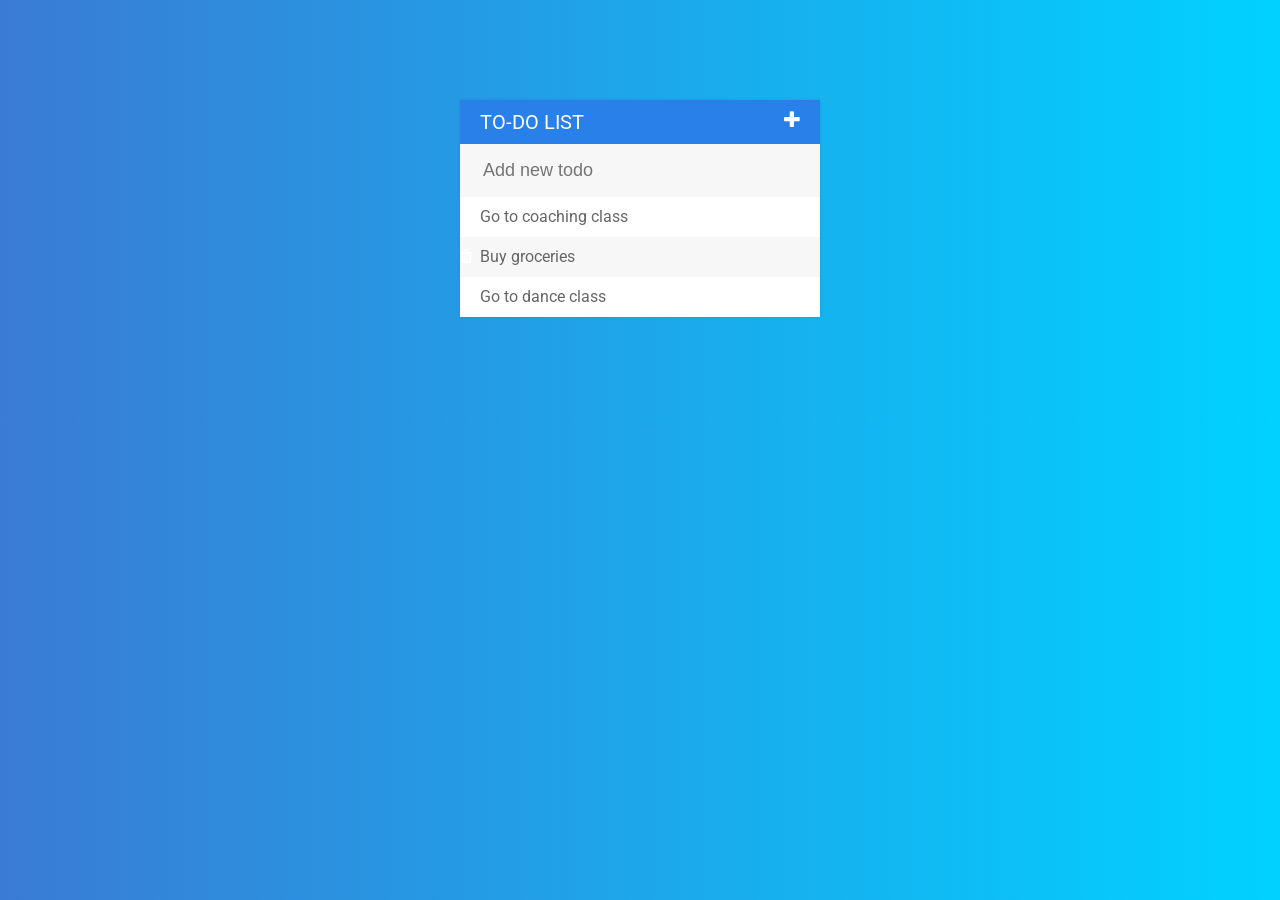
<file: todo_project/index.html>
<!DOCTYPE html>
<html>
<head>
	<title></title>
	<script type="text/javascript" src="assets/js/lib/jquery-3.3.1.min.js"></script>
	<link rel="stylesheet" type="text/css" href="assets/css/todos.css">
	<link href="https://fonts.googleapis.com/css?family=Roboto:400,500,700" rel="stylesheet">
	<link rel="stylesheet" type="text/css" href="https://cdnjs.cloudflare.com/ajax/libs/font-awesome/4.7.0/css/font-awesome.css">
</head>
<body>
	<div id="container">
		<h1>TO-DO LIST <i class="fa fa-plus"></i></h1>
		<input type="text" placeholder="Add new todo">
		<ul>
			<li><span><i class="fa fa-trash"></i> </span>Go to coaching class</li>
			<li><span><i class="fa fa-trash"></i> </span>Buy groceries</li>
			<li><span><i class="fa fa-trash"></i> </span>Go to dance class</li>
		</ul>
		
	</div>
<script type="text/javascript" src="assets/js/todos.js"></script>
</body>
</html>
</file>
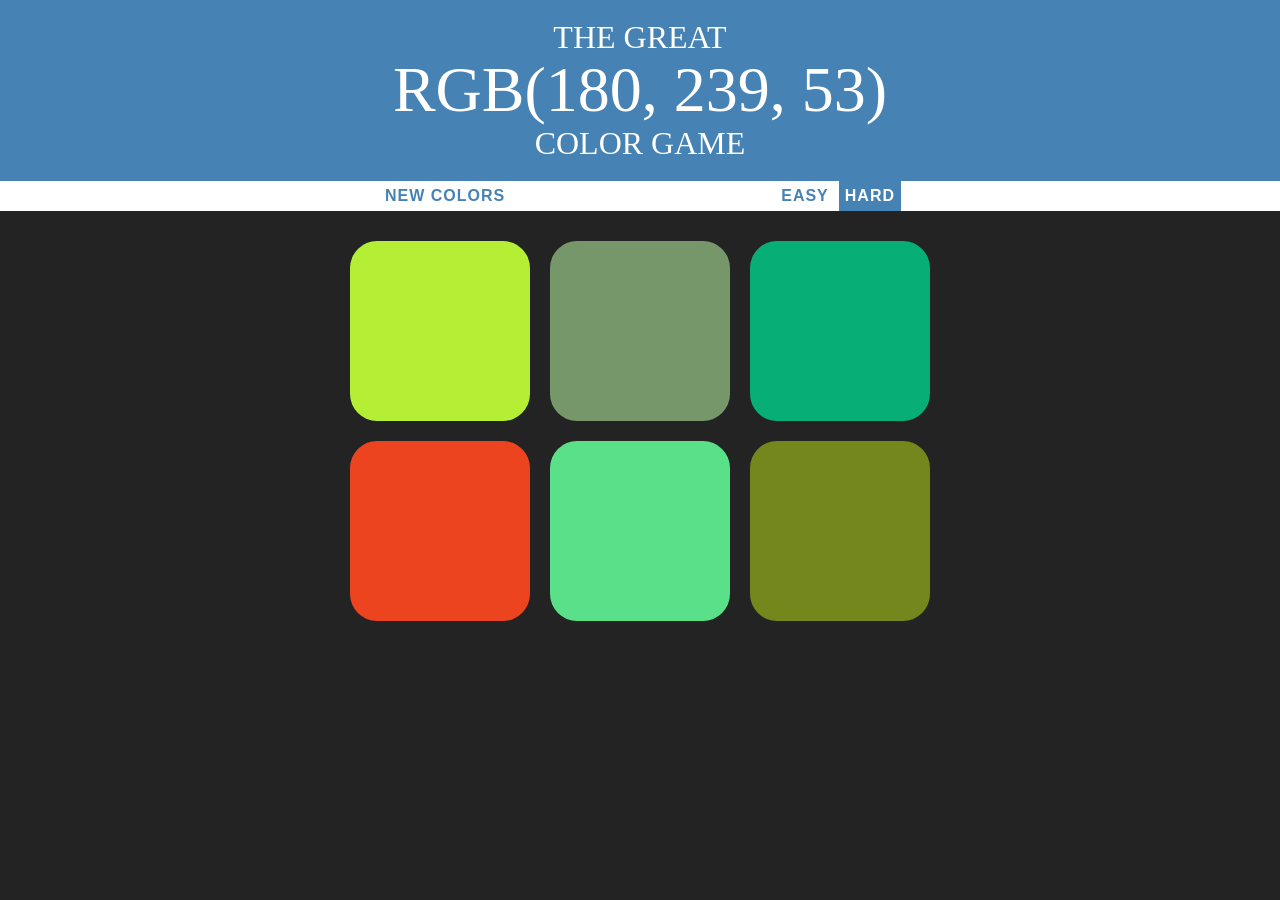
<file: colorGame/color_game.html>
<!DOCTYPE html>
<html>
<head>
	<title>Color Game</title>
	<link rel="stylesheet" type="text/css" href="color_game.css">
</head>
<body>
	<h1>The Great 
		<br>
		<span id="colorDisplay">RGB</span>
		<br>
		Color Game
	</h1>
	<div class="stripe">
		<button id="reset">New Colors</button>
		<span id="message"></span>
		<button class="mode">Easy</button>
		<button class="mode selected">Hard</button>
	</div>
	<div class="container">
		<div class="square"></div>
		<div class="square"></div>
		<div class="square"></div>
		<div class="square"></div>
		<div class="square"></div>
		<div class="square"></div>
	</div>
<script type="text/javascript" src="color_game.js"></script>
</body>
</html>
</file>
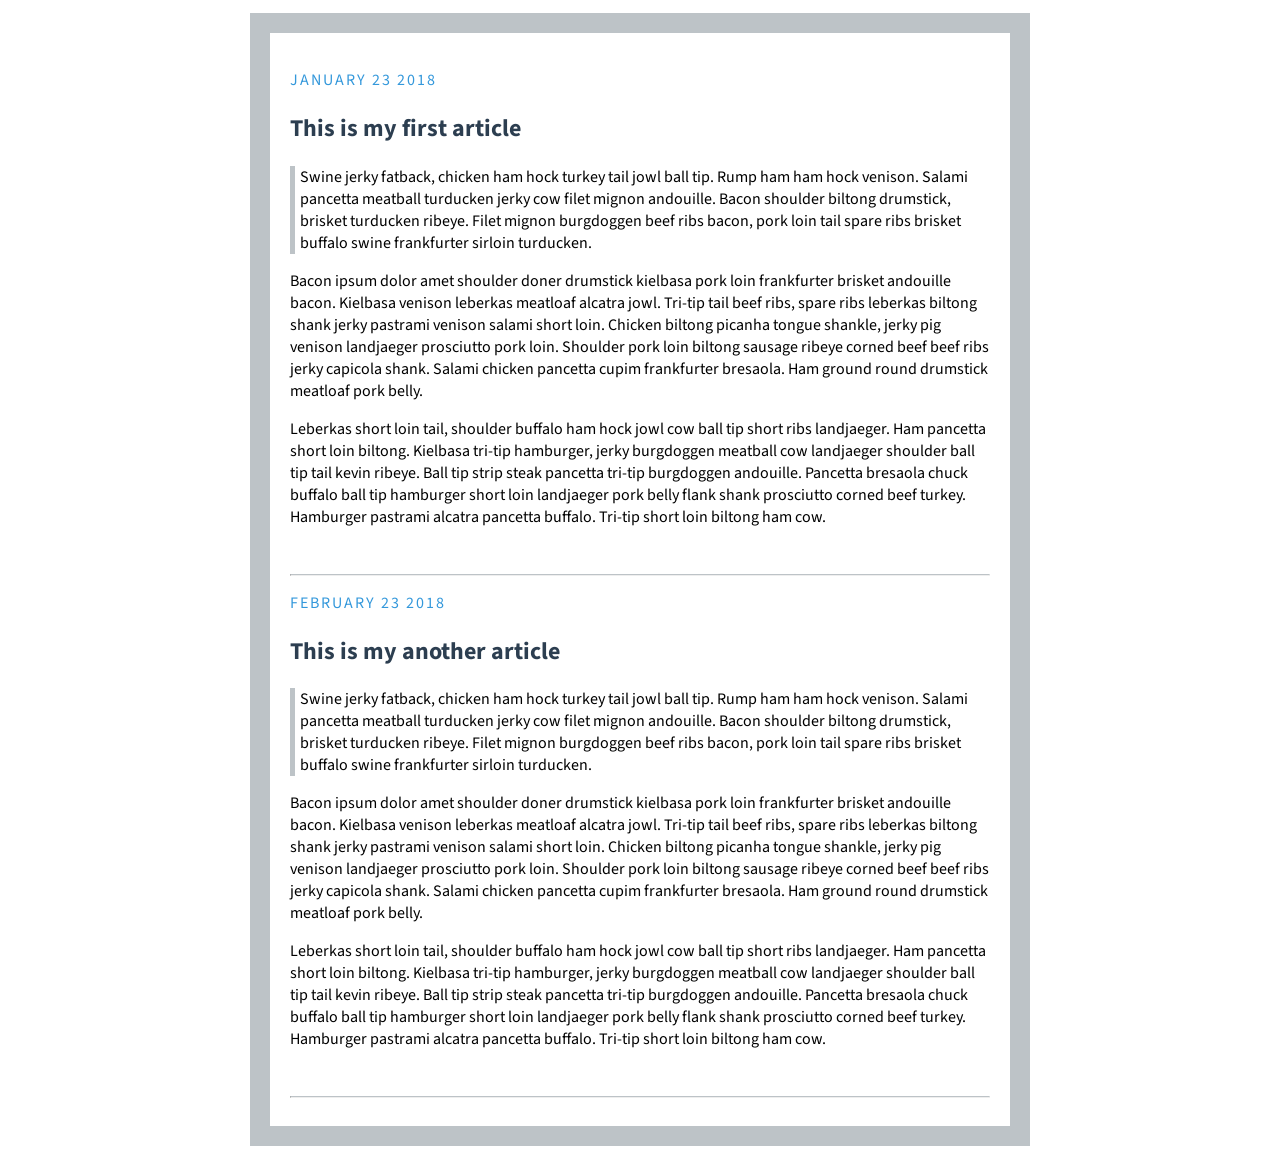
<file: css/blog.html>
<!DOCTYPE html>
<html>
<head>
	<title>My Blog</title>
	<link rel="stylesheet" type="text/css" href="blog.css">
	<link href="https://fonts.googleapis.com/css?family=Source+Sans+Pro" rel="stylesheet">
</head>
<body>
	<div>
	<p class="date"> January 23 2018</p>
	<h2>This is my first article</h2>
	<p>Swine jerky fatback, chicken ham hock turkey tail jowl ball tip. Rump ham ham hock venison. Salami pancetta meatball turducken jerky cow filet mignon andouille. Bacon shoulder biltong drumstick, brisket turducken ribeye. Filet mignon burgdoggen beef ribs bacon, pork loin tail spare ribs brisket buffalo swine frankfurter sirloin turducken.</p>
	<p>Bacon ipsum dolor amet shoulder doner drumstick kielbasa pork loin frankfurter brisket andouille bacon. Kielbasa venison leberkas meatloaf alcatra jowl. Tri-tip tail beef ribs, spare ribs leberkas biltong shank jerky pastrami venison salami short loin. Chicken biltong picanha tongue shankle, jerky pig venison landjaeger prosciutto pork loin. Shoulder pork loin biltong sausage ribeye corned beef beef ribs jerky capicola shank. Salami chicken pancetta cupim frankfurter bresaola. Ham ground round drumstick meatloaf pork belly.</p>
	<p>Leberkas short loin tail, shoulder buffalo ham hock jowl cow ball tip short ribs landjaeger. Ham pancetta short loin biltong. Kielbasa tri-tip hamburger, jerky burgdoggen meatball cow landjaeger shoulder ball tip tail kevin ribeye. Ball tip strip steak pancetta tri-tip burgdoggen andouille. Pancetta bresaola chuck buffalo ball tip hamburger short loin landjaeger pork belly flank shank prosciutto corned beef turkey. Hamburger pastrami alcatra pancetta buffalo. Tri-tip short loin biltong ham cow.</p>
	<br>
	<hr class="hr-style">
	</div>
	<div>
	<p class="date"> February 23 2018</p>
	<h2>This is my another article</h2>
	<p>Swine jerky fatback, chicken ham hock turkey tail jowl ball tip. Rump ham ham hock venison. Salami pancetta meatball turducken jerky cow filet mignon andouille. Bacon shoulder biltong drumstick, brisket turducken ribeye. Filet mignon burgdoggen beef ribs bacon, pork loin tail spare ribs brisket buffalo swine frankfurter sirloin turducken.</p>
	<p>Bacon ipsum dolor amet shoulder doner drumstick kielbasa pork loin frankfurter brisket andouille bacon. Kielbasa venison leberkas meatloaf alcatra jowl. Tri-tip tail beef ribs, spare ribs leberkas biltong shank jerky pastrami venison salami short loin. Chicken biltong picanha tongue shankle, jerky pig venison landjaeger prosciutto pork loin. Shoulder pork loin biltong sausage ribeye corned beef beef ribs jerky capicola shank. Salami chicken pancetta cupim frankfurter bresaola. Ham ground round drumstick meatloaf pork belly.</p>
	<p>Leberkas short loin tail, shoulder buffalo ham hock jowl cow ball tip short ribs landjaeger. Ham pancetta short loin biltong. Kielbasa tri-tip hamburger, jerky burgdoggen meatball cow landjaeger shoulder ball tip tail kevin ribeye. Ball tip strip steak pancetta tri-tip burgdoggen andouille. Pancetta bresaola chuck buffalo ball tip hamburger short loin landjaeger pork belly flank shank prosciutto corned beef turkey. Hamburger pastrami alcatra pancetta buffalo. Tri-tip short loin biltong ham cow.</p>
	<br>
	<hr class="hr-style">
	</div>

</body>
</html>
</file>
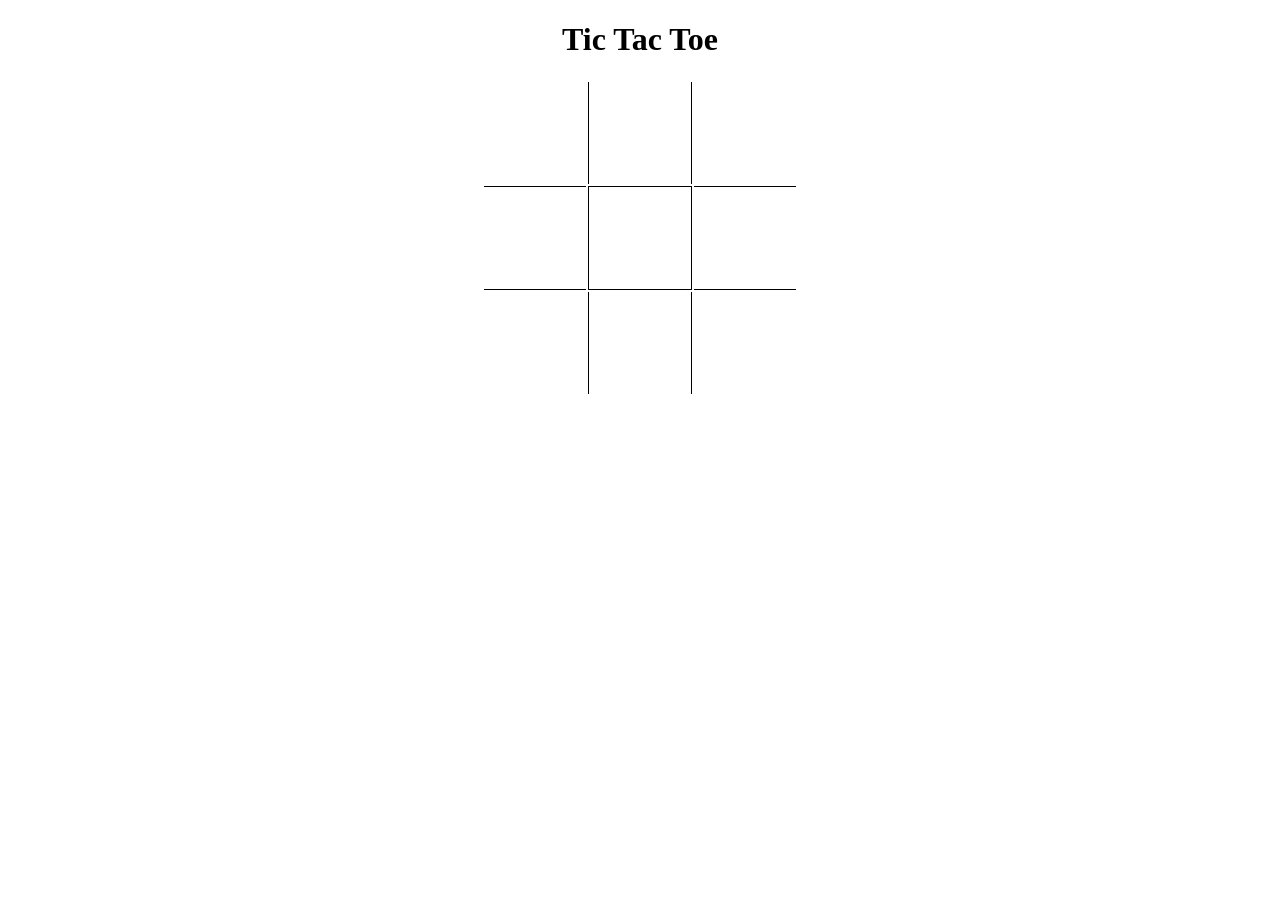
<file: css/tictactoe.html>
<!DOCTYPE html>
<html>
<head>
	<title>TicTacToe</title>
	<link rel="stylesheet" type="text/css" href="tictactoe.css">
</head>
<body>
	<h1>Tic Tac Toe</h1>
	<table>
		<tr>
			<td></td>
			<td></td>
			<td></td>
		</tr>
		<tr>
			<td></td>
			<td></td>
			<td></td>
		</tr>
		<tr>
			<td></td>
			<td></td>
			<td></td>
		</tr>
	</table>

</body>
</html>
</file>
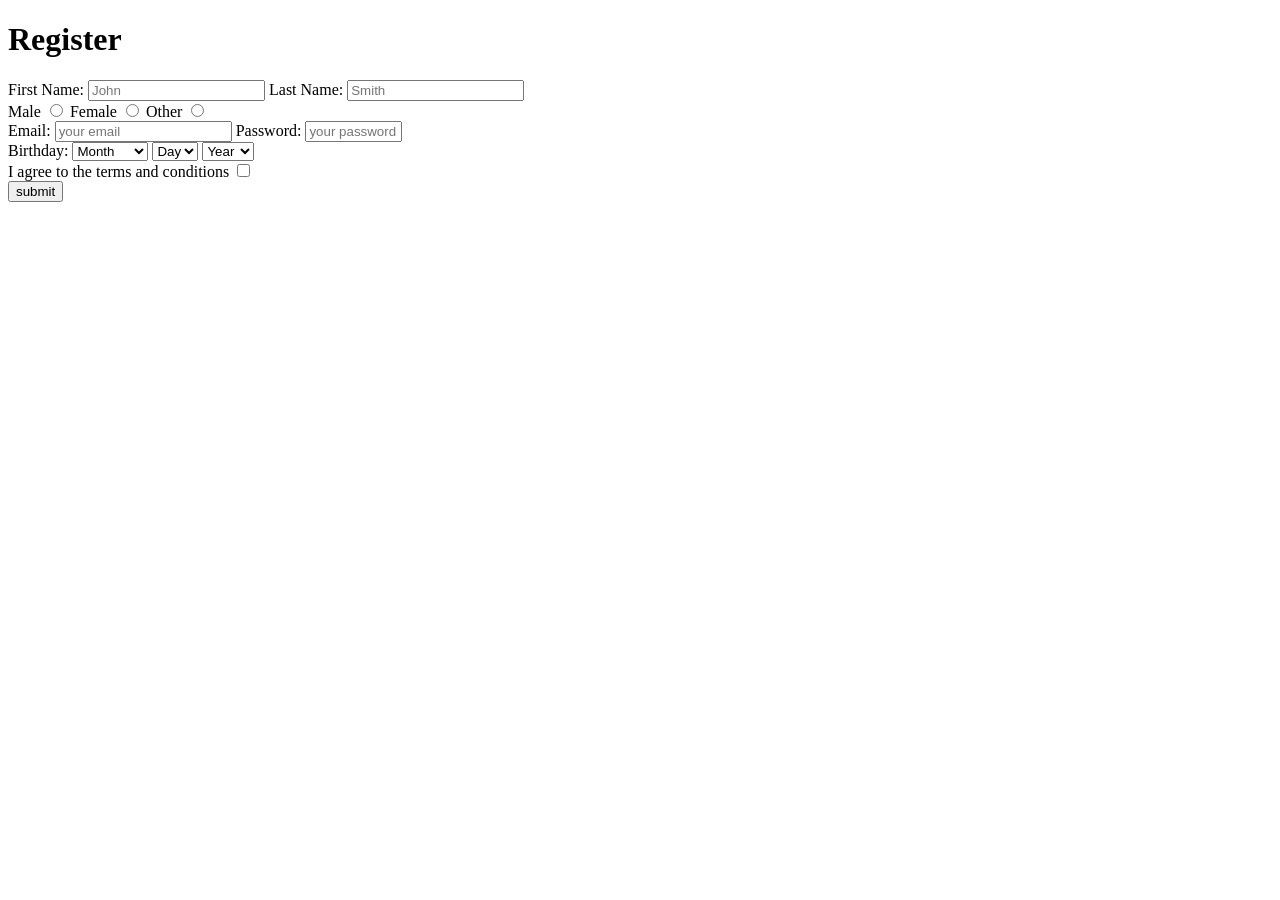
<file: html/form_exercise.html>
<!DOCTYPE html>
<html>
<head>
	<title>FormSolution</title>
</head>
<body>
	<h1>Register</h1>
	<form>
		<div>
		<label for="firstname">First Name:</label>
		<input type="text" name="firstname" id="firstname" placeholder="John" required>
		<label for="lastname">Last Name:</label>
		<input type="text" name="lastname" id="lastname" placeholder="Smith" required>
		</div>
		<div>
		<label for="male">Male</label>
		<input type="radio" name="gender" id="male" value="male">
		<label for="female">Female</label>
		<input type="radio" name="gender" id="female" value="female">
		<label for="other">Other</label>
		<input type="radio" name="gender" id="other" value="other">
		</div>
		<div>
		<label for="email">Email:</label>
		<input type="email" name="email" id="email" placeholder="your email" required>
		<label for="password">Password:</label>
		<input type="password" name="password" id="password" pattern="*{5,10}" size="10" title="Password should be between 5 to 10 characters" placeholder="your password" required>
		</div>
		<div>
		<label for="birthday">Birthday:</label>
		<select id="birthday" name="birthday_month">
			<option value="0" disabled selected hidden>Month</option>
			<option value="1">January</option>
			<option value="2">February</option>
			<option value="3">March</option>
			<option value="4">April</option>
		</select>
		<select id="birthday" name="birthday_day">
			<option value="0" disabled selected hidden>Day</option>
			<option>1</option>
			<option>2</option>
			<option>3</option>
		</select>
		<select id="birthday" name="birthday_year">
			<option value="0" disabled selected hidden>Year</option>
			<option>1990</option>
			<option>1991</option>
			<option>1992</option>
		</select>

		</div>
		<div>
		<label id="tc">I agree to the terms and conditions</label>
		<input type="checkbox" name="checkbox" id="tc" value="1">
		</div>
		<input type="submit" value="submit">
	</form>

</body>
</html>
</file>
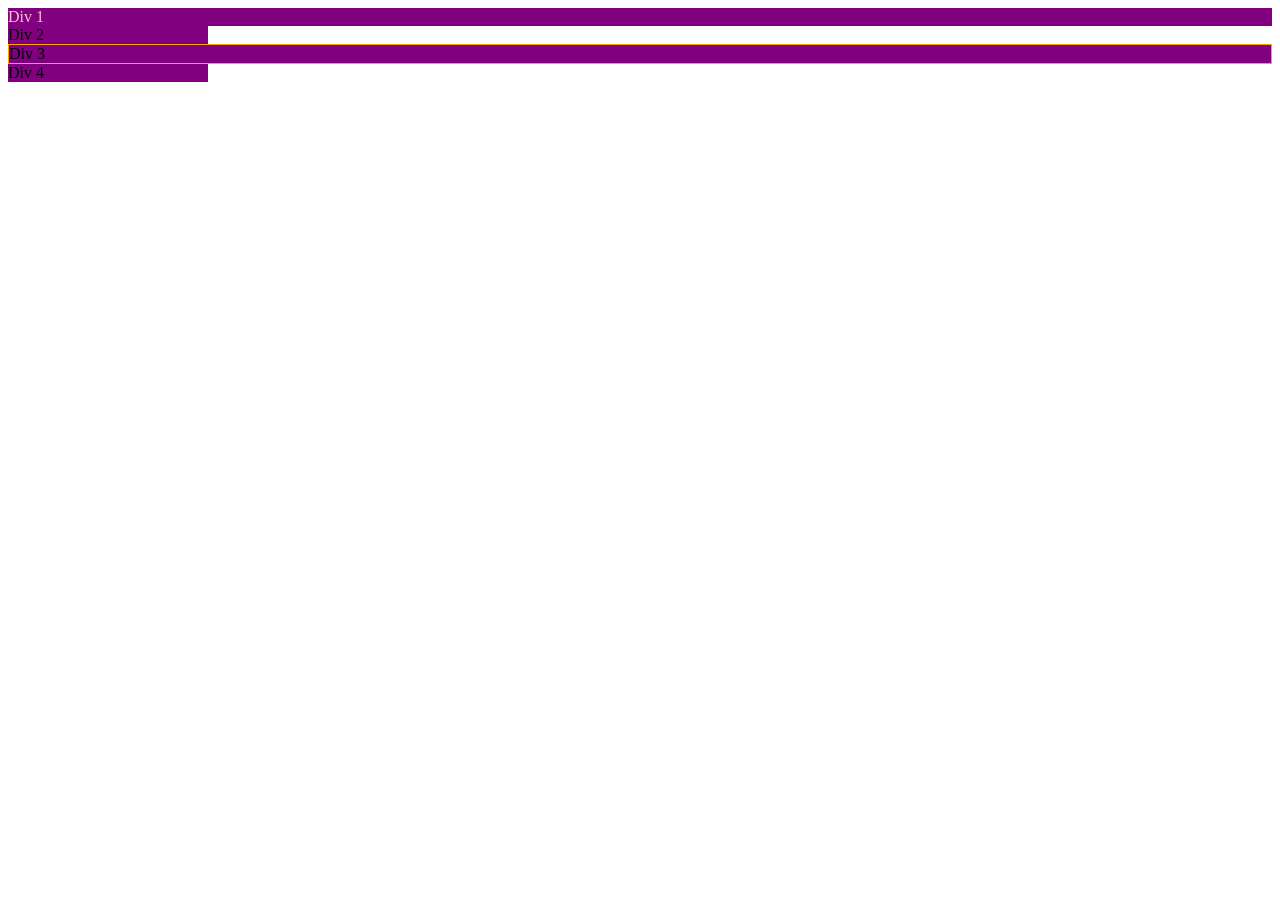
<file: jQuery/selectorExcercise.html>
<!DOCTYPE html>
<html>
<head>
	<title>Selector Excercise</title>
	<script type="text/javascript" src="https://cdnjs.cloudflare.com/ajax/libs/jquery/3.3.1/jquery.min.js"></script>
</head>
<body>
	<div>Div 1</div>
	<div class="highlight">Div 2</div>
	<div id="third">Div 3</div>
	<div class="highlight">Div 4</div>
	<script type="text/javascript" src="selectorExcercise.js"></script>
</body>
</html>
</file>
<file: todo_project/assets/css/todos.css>
body {
	font-family: 'Roboto', sans-serif;
	background: #00d2ff;  /* fallback for old browsers */
	background: -webkit-linear-gradient(to right, #3a7bd5, #00d2ff);  /* Chrome 10-25, Safari 5.1-6 */
	background: linear-gradient(to right, #3a7bd5, #00d2ff); /* W3C, IE 10+/ Edge, Firefox 16+, Chrome 26+, Opera 12+, Safari 7+ */

}

#container{
	box-shadow: 0 0 3px rgba(0,0,0,0.1);
	width: 360px;
	margin: 100px auto;
	background-color: #f7f7f7;

}

.checked{
	color: gray;
	text-decoration: line-through;
}

h1{
	background-color: #2980e9;
	color: white;
	margin: 0;
	padding: 10px 20px;
	font-weight: normal;
	font-size: 20px;
}

.fa-plus{
	float: right;
}
ul{
	list-style: none;
	margin: 0;
	padding: 0;
}
span{
	background-color: #e74c3c;
	height: 40px;
	text-align: center;
	margin-right: 20px;
	color: white;
	width: 0;
	display: inline-block;
	transition: 0.3s linear;
}
li:hover span{
	width: 40px;
}
li{
	background-color: white;
	height: 40px;
	line-height: 40px;
	color: #666;
}
li:nth-child(2n){
	background-color: #f7f7f7;
}
input{
	font-size: 18px;
	width: 100%;
	padding: 13px 13px 13px 20px;
	box-sizing: border-box;
	background-color: #f7f7f7;
	color: #2980e9;
	border: 3px solid rgba(0,0,0,0);
}
input:focus{
	border: 3px solid #2980e9;
	outline: none;
	background-color: white;
}
</file>
<file: colorGame/color_game.css>
body{
	background-color: #232323;
	margin: 0;
	font-family: "Montserrat", "Avenir";
}

.square{
	width: 30%;
	background-color: purple;
	padding-bottom: 30%;
	margin: 1.66%;
	float: left;
	border-radius: 15%;
	transition: background 0.6s;
	-webkit-transition: background 0.6s;
	-moz-transition: background 0.6s;
}

.container {
	max-width: 600px;
	margin: 20px auto;

}

h1{
	color: white;
	text-align: center;
	text-transform: uppercase;
	line-height: 1.1;
	padding: 20px 0;
	margin: 0;
	background-color: steelblue;
	font-weight: normal;
}

#message{
	display: inline-block;
	width: 20%;
	color: steelblue;
}
.stripe{
	height: 30px;
	text-align: center;
	background-color: white;
	color: black;
}
#colorDisplay{
	font-size: 200%;
}
button{
	text-transform: uppercase;
	border: none;
	background: none;
	height: 100%;
	color: steelblue;
	font-weight: 700;
	font-size: inherit;
	letter-spacing: 1px;
	transition: all 0.3s;
	-webkit-transition: all 0.3s;
	-moz-transition: all 0.3s;
	outline: none;
}

.selected{
	background-color: steelblue;
	color: white;
}

button:hover{
	background-color: steelblue;
	color: white;
}
</file>
<file: css/blog.css>
body{
	border:20px solid #bdc3c7;
	margin: 1% auto;
	max-width: 700px;
	width:80%;
	padding: 20px;
	font-family: Source Sans Pro;

}
h2{
	color:#2c3e50;
	font-weight: 700;
}
	
.date{
	color:#3498db;
	text-transform: uppercase;
	letter-spacing: 2px;
}
div p:nth-of-type(2){
	border-left: 5px solid #bdc3c7;
	padding-left: 5px;
}
.hr-style{
	border-top: 1px solid #bdc3c7;
}
</file>
<file: css/tictactoe.css>
h1{
	text-align: center;
}
table{
	margin: 0 auto;
}
td{
	width:100px;
	height:100px;
}
td:nth-of-type(2){
	border-left: 1px solid black;
	border-right: 1px solid black;
}
tr:nth-of-type(2) td{
	border-bottom: 1px solid black;
	border-top: 1px solid black;
}
</file>
